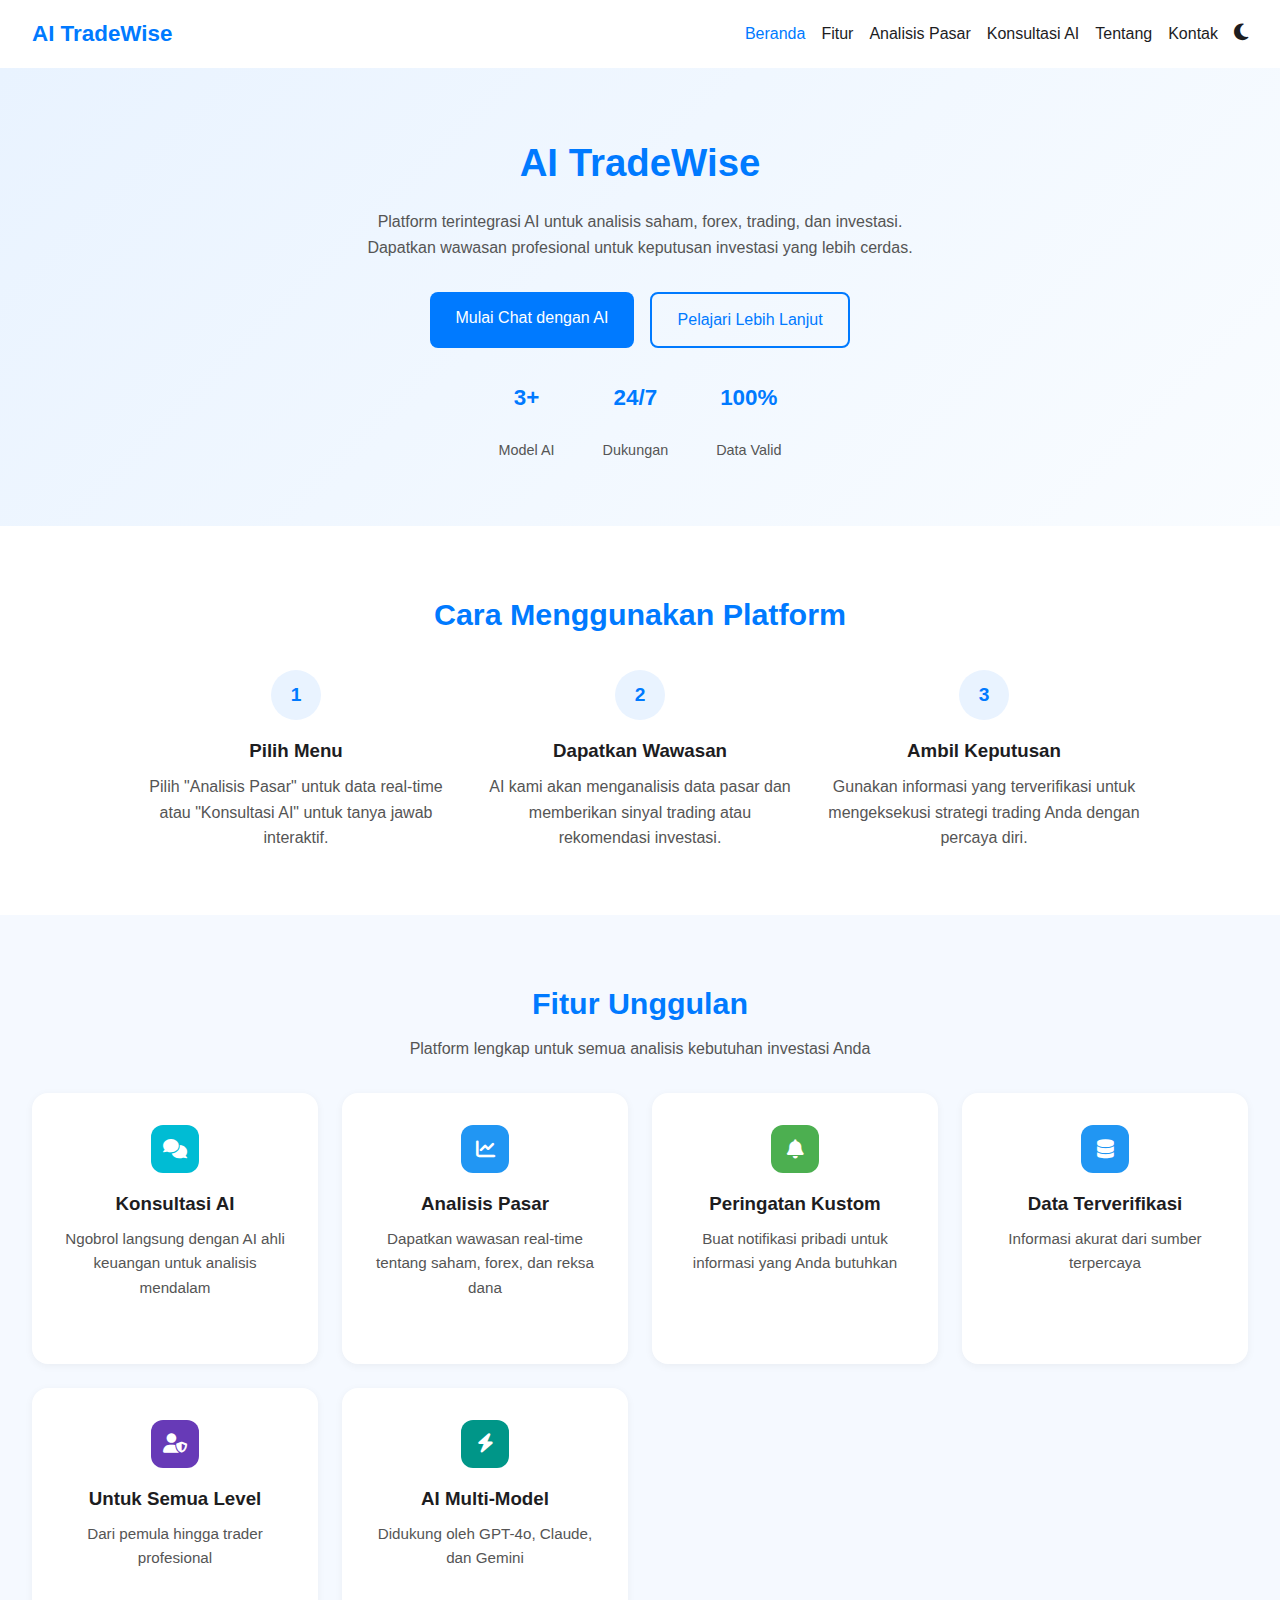
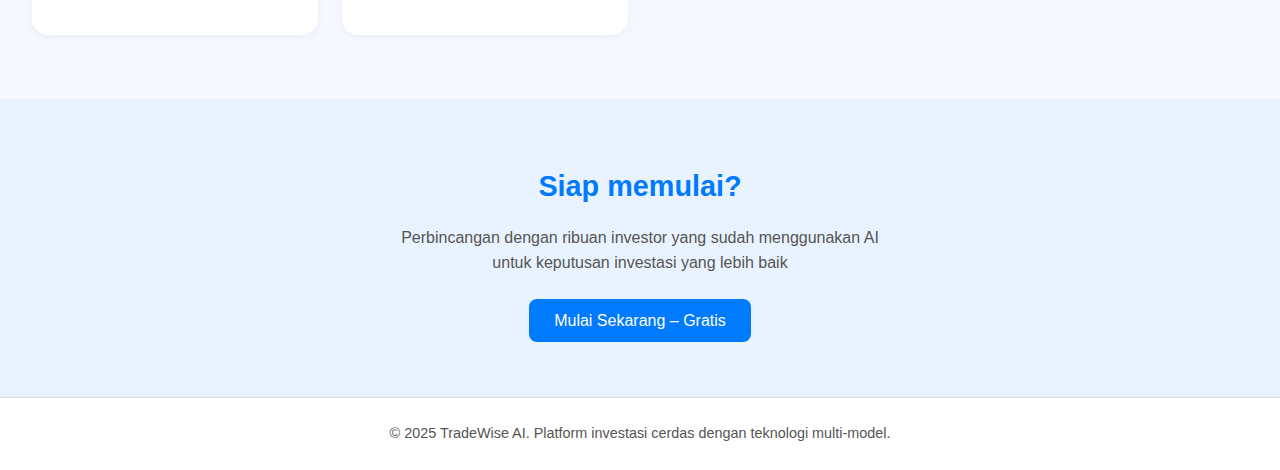
<file: frontend/index.html>
<!DOCTYPE html>
<html lang="id">

<head>
  <meta charset="UTF-8" />
  <meta name="viewport" content="width=device-width, initial-scale=1.0" />
  <title>AI TradeWise – Platform Investasi Cerdas</title>
  <link rel="stylesheet" href="style.css" />
  <link rel="stylesheet" href="https://cdnjs.cloudflare.com/ajax/libs/font-awesome/6.4.0/css/all.min.css" />
</head>

<body>
  <header class="navbar">
    <div class="logo">AI TradeWise</div>
    <nav>
      <ul>
        <li><a href="index.html" class="active">Beranda</a></li>
        <li><a href="index.html#fitur">Fitur</a></li>
        <li><a href="market_analysis.html">Analisis Pasar</a></li>
        <li><a href="chat.html">Konsultasi AI</a></li>
        <li><a href="about.html">Tentang</a></li>
        <li><a href="contact.html">Kontak</a></li>
        <li>
          <button id="theme-toggle"
            style="background: none; border: none; font-size: 1.2rem; cursor: pointer; color: var(--text-primary);">
            <i class="fa-solid fa-moon"></i>
          </button>
        </li>
      </ul>
    </nav>
  </header>

  <section class="hero">
    <h1>AI TradeWise</h1>
    <p>
      Platform terintegrasi AI untuk analisis saham, forex, trading, dan investasi.<br>
      Dapatkan wawasan profesional untuk keputusan investasi yang lebih cerdas.
    </p>
    <div class="hero-buttons">
      <a href="chat.html" class="btn-primary">Mulai Chat dengan AI</a>
      <a href="#tutorial" class="btn-secondary">Pelajari Lebih Lanjut</a>
    </div>
    <div class="stats">
      <div><strong>3+</strong><br>Model AI</div>
      <div><strong>24/7</strong><br>Dukungan</div>
      <div><strong>100%</strong><br>Data Valid</div>
    </div>
  </section>

  <section id="tutorial" style="padding: 4rem 2rem; background: var(--bg-card); text-align: center;">
    <h2 style="color: var(--accent-color); font-size: 1.9rem; margin-bottom: 2rem;">Cara Menggunakan Platform</h2>
    <div style="display: flex; flex-wrap: wrap; justify-content: center; gap: 2rem; max-width: 1000px; margin: 0 auto;">
      <div style="flex: 1; min-width: 250px;">
        <div
          style="width: 50px; height: 50px; background: var(--bg-cta); color: var(--accent-color); border-radius: 50%; display: flex; align-items: center; justify-content: center; font-weight: bold; font-size: 1.2rem; margin: 0 auto 1rem;">
          1</div>
        <h3 style="margin-bottom: 0.5rem; color: var(--text-primary);">Pilih Menu</h3>
        <p style="color: var(--text-secondary);">Pilih "Analisis Pasar" untuk data real-time atau "Konsultasi AI" untuk
          tanya jawab
          interaktif.</p>
      </div>
      <div style="flex: 1; min-width: 250px;">
        <div
          style="width: 50px; height: 50px; background: var(--bg-cta); color: var(--accent-color); border-radius: 50%; display: flex; align-items: center; justify-content: center; font-weight: bold; font-size: 1.2rem; margin: 0 auto 1rem;">
          2</div>
        <h3 style="margin-bottom: 0.5rem; color: var(--text-primary);">Dapatkan Wawasan</h3>
        <p style="color: var(--text-secondary);">AI kami akan menganalisis data pasar dan memberikan sinyal trading atau
          rekomendasi
          investasi.</p>
      </div>
      <div style="flex: 1; min-width: 250px;">
        <div
          style="width: 50px; height: 50px; background: var(--bg-cta); color: var(--accent-color); border-radius: 50%; display: flex; align-items: center; justify-content: center; font-weight: bold; font-size: 1.2rem; margin: 0 auto 1rem;">
          3</div>
        <h3 style="margin-bottom: 0.5rem; color: var(--text-primary);">Ambil Keputusan</h3>
        <p style="color: var(--text-secondary);">Gunakan informasi yang terverifikasi untuk mengeksekusi strategi
          trading Anda dengan
          percaya diri.</p>
      </div>
    </div>
  </section>

  <section class="fitur" id="fitur">
    <h2>Fitur Unggulan</h2>
    <p>Platform lengkap untuk semua analisis kebutuhan investasi Anda</p>

    <div class="card-grid">
      <div class="card">
        <div class="icon chat">
          <i class="fa-solid fa-comments"></i>
        </div>
        <h3>Konsultasi AI</h3>
        <p>Ngobrol langsung dengan AI ahli keuangan untuk analisis mendalam</p>
      </div>
      <div class="card">
        <div class="icon chart">
          <i class="fa-solid fa-chart-line"></i>
        </div>
        <h3>Analisis Pasar</h3>
        <p>Dapatkan wawasan real-time tentang saham, forex, dan reksa dana</p>
      </div>
      <div class="card">
        <div class="icon bell">
          <i class="fa-solid fa-bell"></i>
        </div>
        <h3>Peringatan Kustom</h3>
        <p>Buat notifikasi pribadi untuk informasi yang Anda butuhkan</p>
      </div>
      <div class="card">
        <div class="icon data">
          <i class="fa-solid fa-database"></i>
        </div>
        <h3>Data Terverifikasi</h3>
        <p>Informasi akurat dari sumber terpercaya</p>
      </div>
      <div class="card">
        <div class="icon user">
          <i class="fa-solid fa-user-shield"></i>
        </div>
        <h3>Untuk Semua Level</h3>
        <p>Dari pemula hingga trader profesional</p>
      </div>
      <div class="card">
        <div class="icon ai">
          <i class="fa-solid fa-bolt"></i>
        </div>
        <h3>AI Multi-Model</h3>
        <p>Didukung oleh GPT-4o, Claude, dan Gemini</p>
      </div>
    </div>
  </section>

  <section class="cta">
    <h2>Siap memulai?</h2>
    <p>
      Perbincangan dengan ribuan investor yang sudah menggunakan AI untuk
      keputusan investasi yang lebih baik
    </p>
    <a href="chat.html" class="btn-primary">Mulai Sekarang – Gratis</a>
  </section>

  <footer>
    <p>© 2025 TradeWise AI. Platform investasi cerdas dengan teknologi multi-model.</p>
  </footer>
  <script>
    const toggleBtn = document.getElementById('theme-toggle');
    const body = document.body;
    const icon = toggleBtn.querySelector('i');

    // Check saved preference
    if (localStorage.getItem('theme') === 'dark') {
      body.classList.add('dark-mode');
      icon.classList.remove('fa-moon');
      icon.classList.add('fa-sun');
    }

    toggleBtn.addEventListener('click', () => {
      body.classList.toggle('dark-mode');

      if (body.classList.contains('dark-mode')) {
        localStorage.setItem('theme', 'dark');
        icon.classList.remove('fa-moon');
        icon.classList.add('fa-sun');
      } else {
        localStorage.setItem('theme', 'light');
        icon.classList.remove('fa-sun');
        icon.classList.add('fa-moon');
      }
    });
  </script>
</body>

</html>
</file>
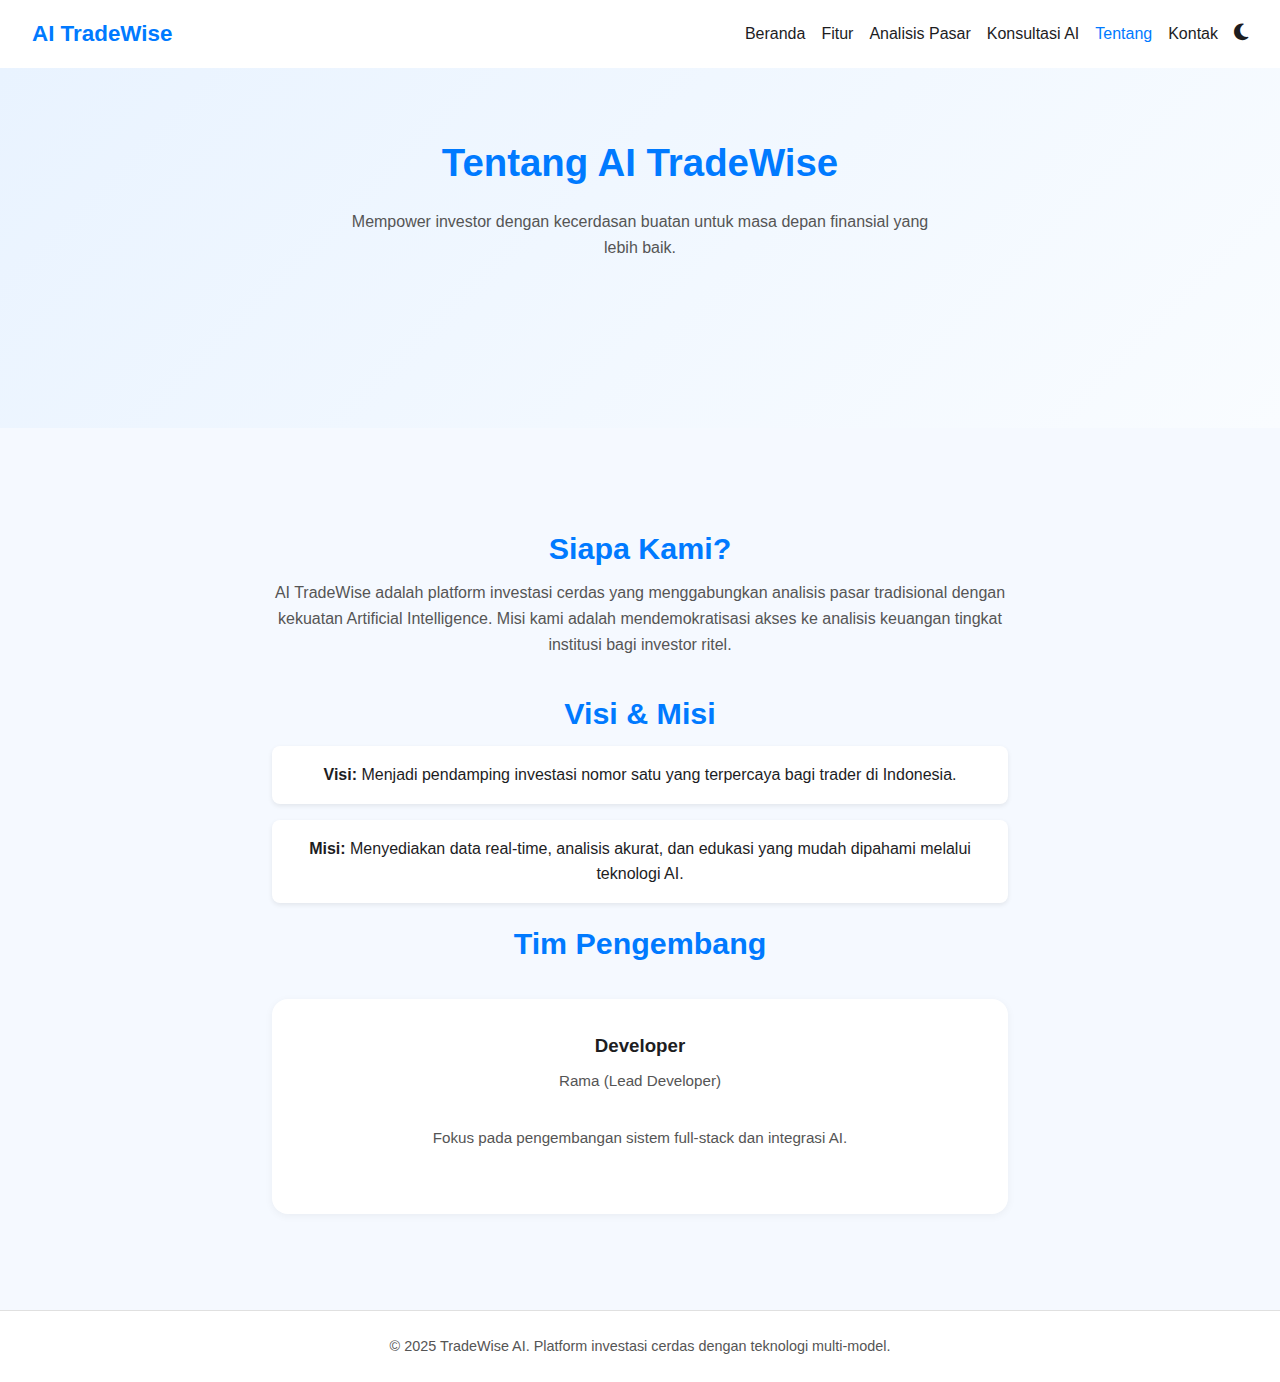
<file: frontend/about.html>
<!DOCTYPE html>
<html lang="id">

<head>
  <meta charset="UTF-8" />
  <meta name="viewport" content="width=device-width, initial-scale=1.0" />
  <title>Tentang Kami - AI TradeWise</title>
  <link rel="stylesheet" href="style.css" />
  <link rel="stylesheet" href="https://cdnjs.cloudflare.com/ajax/libs/font-awesome/6.4.0/css/all.min.css" />
</head>

<body>
  <header class="navbar">
    <div class="logo">AI TradeWise</div>
    <nav>
      <ul>
        <li><a href="index.html">Beranda</a></li>
        <li><a href="index.html#fitur">Fitur</a></li>
        <li><a href="market_analysis.html">Analisis Pasar</a></li>
        <li><a href="chat.html">Konsultasi AI</a></li>
        <li><a href="about.html" class="active">Tentang</a></li>
        <li><a href="contact.html">Kontak</a></li>
        <li>
          <button id="theme-toggle"
            style="background: none; border: none; font-size: 1.2rem; cursor: pointer; color: var(--text-primary);">
            <i class="fa-solid fa-moon"></i>
          </button>
        </li>
      </ul>
    </nav>
  </header>

  <section class="hero" style="min-height: 40vh;">
    <h1>Tentang AI TradeWise</h1>
    <p>
      Mempower investor dengan kecerdasan buatan untuk masa depan finansial yang lebih baik.
    </p>
  </section>

  <section class="fitur">
    <div class="container" style="max-width: 800px; margin: 0 auto; padding: 2rem;">
      <h2>Siapa Kami?</h2>
      <p style="margin-bottom: 2rem;">
        AI TradeWise adalah platform investasi cerdas yang menggabungkan analisis pasar tradisional dengan kekuatan
        Artificial Intelligence.
        Misi kami adalah mendemokratisasi akses ke analisis keuangan tingkat institusi bagi investor ritel.
      </p>

      <h2>Visi & Misi</h2>
      <ul style="list-style-type: none; padding: 0;">
        <li
          style="background:var(--bg-card); padding: 1rem; margin-bottom: 1rem; border-radius: 8px; box-shadow: 0 2px 5px var(--shadow-color);">
          <strong>Visi:</strong> Menjadi pendamping investasi nomor satu yang terpercaya bagi trader di Indonesia.
        </li>
        <li
          style="background:var(--bg-card); padding: 1rem; margin-bottom: 1rem; border-radius: 8px; box-shadow: 0 2px 5px var(--shadow-color);">
          <strong>Misi:</strong> Menyediakan data real-time, analisis akurat, dan edukasi yang mudah dipahami melalui
          teknologi AI.
        </li>
      </ul>

      <h2>Tim Pengembang</h2>
      <div class="card" style="text-align: center; margin-top: 2rem;">
        <h3>Developer</h3>
        <p>Rama (Lead Developer)</p>
        <p>Fokus pada pengembangan sistem full-stack dan integrasi AI.</p>
      </div>
    </div>
  </section>

  <footer>
    <p>© 2025 TradeWise AI. Platform investasi cerdas dengan teknologi multi-model.</p>
  </footer>

  <script>
    const toggleBtn = document.getElementById('theme-toggle');
    const body = document.body;
    const icon = toggleBtn.querySelector('i');

    // Check saved preference
    if (localStorage.getItem('theme') === 'dark') {
      body.classList.add('dark-mode');
      icon.classList.remove('fa-moon');
      icon.classList.add('fa-sun');
    }

    toggleBtn.addEventListener('click', () => {
      body.classList.toggle('dark-mode');

      if (body.classList.contains('dark-mode')) {
        localStorage.setItem('theme', 'dark');
        icon.classList.remove('fa-moon');
        icon.classList.add('fa-sun');
      } else {
        localStorage.setItem('theme', 'light');
        icon.classList.remove('fa-sun');
        icon.classList.add('fa-moon');
      }
    });
  </script>
</body>

</html>
</file>
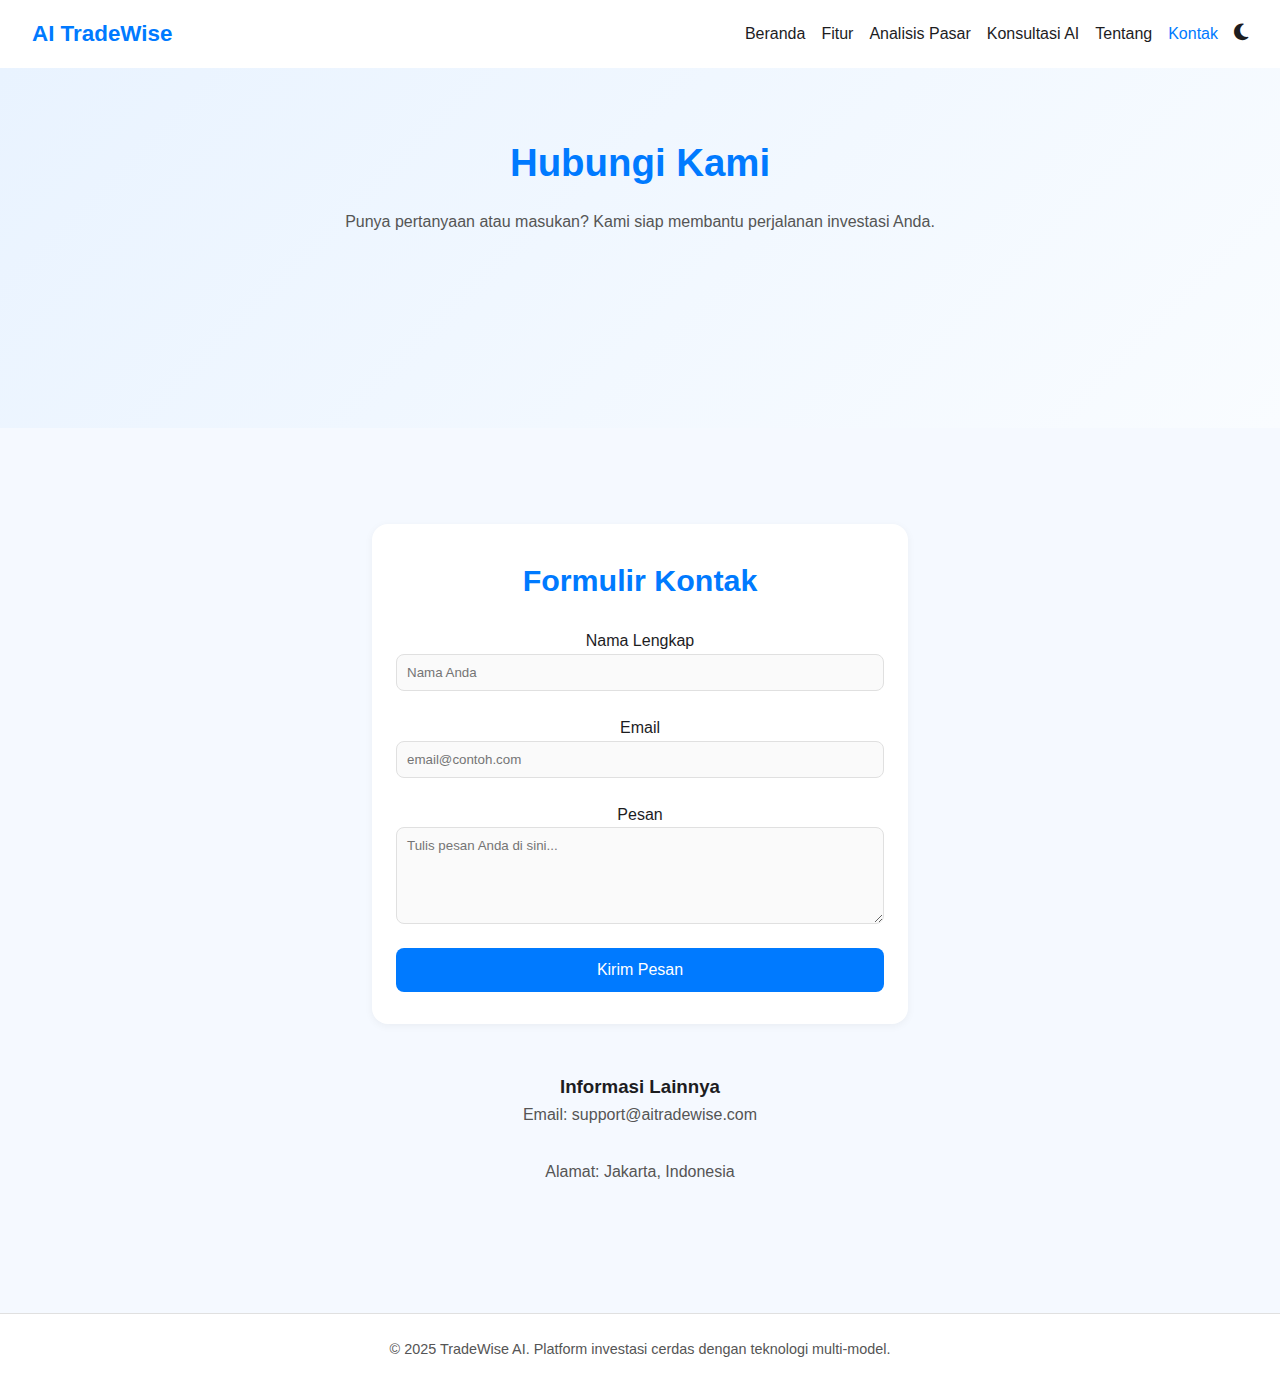
<file: frontend/contact.html>
<!DOCTYPE html>
<html lang="id">

<head>
    <meta charset="UTF-8" />
    <meta name="viewport" content="width=device-width, initial-scale=1.0" />
    <title>Kontak Kami - AI TradeWise</title>
    <link rel="stylesheet" href="style.css" />
    <link rel="stylesheet" href="https://cdnjs.cloudflare.com/ajax/libs/font-awesome/6.4.0/css/all.min.css" />
</head>

<body>
    <header class="navbar">
        <div class="logo">AI TradeWise</div>
        <nav>
            <ul>
                <li><a href="index.html">Beranda</a></li>
                <li><a href="index.html#fitur">Fitur</a></li>
                <li><a href="market_analysis.html">Analisis Pasar</a></li>
                <li><a href="chat.html">Konsultasi AI</a></li>
                <li><a href="about.html">Tentang</a></li>
                <li><a href="contact.html" class="active">Kontak</a></li>
                <li>
                    <button id="theme-toggle"
                        style="background: none; border: none; font-size: 1.2rem; cursor: pointer; color: var(--text-primary);">
                        <i class="fa-solid fa-moon"></i>
                    </button>
                </li>
            </ul>
        </nav>
    </header>

    <section class="hero" style="min-height: 40vh;">
        <h1>Hubungi Kami</h1>
        <p>
            Punya pertanyaan atau masukan? Kami siap membantu perjalanan investasi Anda.
        </p>
    </section>

    <section class="fitur">
        <div class="container" style="max-width: 600px; margin: 0 auto; padding: 2rem;">
            <div class="card">
                <h2>Formulir Kontak</h2>
                <form action="#" style="display: flex; flex-direction: column; gap: 0.5rem; margin-top: 1.5rem;">
                    <div>
                        <label for="name">Nama Lengkap</label>
                        <input type="text" id="name" placeholder="Nama Anda">
                    </div>

                    <div>
                        <label for="email">Email</label>
                        <input type="email" id="email" placeholder="email@contoh.com">
                    </div>

                    <div>
                        <label for="message">Pesan</label>
                        <textarea id="message" rows="5" placeholder="Tulis pesan Anda di sini..."></textarea>
                    </div>

                    <button type="submit" class="btn-primary"
                        style="border: none; cursor: pointer; font-size: 1rem;">Kirim Pesan</button>
                </form>
            </div>

            <div style="margin-top: 3rem; text-align: center;">
                <h3>Informasi Lainnya</h3>
                <p>Email: support@aitradewise.com</p>
                <p>Alamat: Jakarta, Indonesia</p>
            </div>
        </div>
    </section>

    <footer>
        <p>© 2025 TradeWise AI. Platform investasi cerdas dengan teknologi multi-model.</p>
    </footer>

    <script>
        const toggleBtn = document.getElementById('theme-toggle');
        const body = document.body;
        const icon = toggleBtn.querySelector('i');

        // Check saved preference
        if (localStorage.getItem('theme') === 'dark') {
            body.classList.add('dark-mode');
            icon.classList.remove('fa-moon');
            icon.classList.add('fa-sun');
        }

        toggleBtn.addEventListener('click', () => {
            body.classList.toggle('dark-mode');

            if (body.classList.contains('dark-mode')) {
                localStorage.setItem('theme', 'dark');
                icon.classList.remove('fa-moon');
                icon.classList.add('fa-sun');
            } else {
                localStorage.setItem('theme', 'light');
                icon.classList.remove('fa-sun');
                icon.classList.add('fa-moon');
            }
        });
    </script>
</body>

</html>
</file>
<file: frontend/style.css>
/* ===== Reset & Global ===== */
* {
  margin: 0;
  padding: 0;
  box-sizing: border-box;
  font-family: 'Poppins', sans-serif;
}

:root {
  --bg-body: #f5f9ff;
  --bg-card: white;
  --bg-navbar: white;
  --bg-hero: linear-gradient(135deg, #e9f3ff, #f9fcff);
  --bg-cta: #e9f3ff;
  --text-primary: #1d1d1f;
  --text-secondary: #555;
  --accent-color: #007aff;
  --border-color: #e0e0e0;
  --input-bg: #fafafa;
  --shadow-color: rgba(0, 0, 0, 0.08);
}

.dark-mode {
  --bg-body: #121212;
  --bg-card: #1e1e1e;
  --bg-navbar: #1e1e1e;
  --bg-hero: linear-gradient(135deg, #121212, #1f1f1f);
  --bg-cta: #1e1e1e;
  --text-primary: #e0e0e0;
  --text-secondary: #aaaaaa;
  --accent-color: #4da3ff;
  --border-color: #333;
  --input-bg: #2c2c2c;
  --shadow-color: rgba(0, 0, 0, 0.5);
}

body {
  background: var(--bg-body);
  color: var(--text-primary);
  line-height: 1.6;
  transition: background 0.3s, color 0.3s;
}

/* ===== Navbar ===== */
.navbar {
  background: var(--bg-navbar);
  padding: 1rem 2rem;
  display: flex;
  align-items: center;
  justify-content: space-between;
  box-shadow: 0 1px 6px var(--shadow-color);
  transition: background 0.3s;
}

.logo {
  font-size: 1.4rem;
  font-weight: 600;
  color: var(--accent-color);
}

nav ul {
  list-style: none;
  display: flex;
  gap: 1rem;
}

nav a {
  text-decoration: none;
  color: var(--text-primary);
  font-weight: 500;
  transition: 0.3s;
}

nav a.active,
nav a:hover {
  color: var(--accent-color);
}

/* ===== Hero Section ===== */
.hero {
  text-align: center;
  padding: 4rem 1.5rem;
  background: var(--bg-hero);
}

.hero h1 {
  font-size: 2.4rem;
  color: var(--accent-color);
  margin-bottom: 1rem;
}

.hero p {
  color: var(--text-secondary);
  max-width: 600px;
  margin: 0 auto 2rem;
}

/* ... existing code ... */

/* ===== CTA Section ===== */
.cta {
  text-align: center;
  background: var(--bg-cta);
  padding: 4rem 2rem;
}

.cta h2 {
  color: var(--accent-color);
  font-size: 1.8rem;
  margin-bottom: 1rem;
}

/* ... existing code ... */

.chat-input {
  padding: 1.2rem;
  background: var(--bg-card);
  border-top: 1px solid var(--border-color);
  display: flex;
  gap: 1rem;
}

.hero-buttons {
  display: flex;
  justify-content: center;
  gap: 1rem;
  margin-bottom: 2rem;
}

.btn-primary {
  background: #007aff;
  color: white;
  padding: 0.8rem 1.6rem;
  border-radius: 8px;
  text-decoration: none;
  font-weight: 500;
  transition: background 0.3s;
}

.btn-primary:hover {
  background: #005fd1;
}

/* ===== Global Form Styles ===== */
input[type="text"],
input[type="email"],
input[type="number"],
textarea,
select {
  width: 100%;
  padding: 10px;
  border: 1px solid var(--border-color);
  background: var(--input-bg);
  color: var(--text-primary);
  border-radius: 8px;
  transition: border-color 0.3s;
  margin-bottom: 1rem;
  display: block;
  font-weight: 500;
}

select option,
select optgroup {
  background-color: var(--input-bg);
  color: var(--text-primary);
}

input:focus,
textarea:focus,
select:focus {
  outline: none;
  border-color: var(--accent-color);
}

.btn-secondary {
  border: 2px solid var(--accent-color);
  color: var(--accent-color);
  padding: 0.8rem 1.6rem;
  border-radius: 8px;
  text-decoration: none;
  font-weight: 500;
  transition: 0.3s;
}

.btn-secondary:hover {
  background: var(--accent-color);
  color: white;
}

.stats {
  display: flex;
  justify-content: center;
  gap: 3rem;
  font-size: 0.9rem;
  color: var(--text-secondary);
}

.stats strong {
  display: block;
  font-size: 1.4rem;
  color: var(--accent-color);
}

/* ===== Feature Section ===== */
.fitur {
  text-align: center;
  padding: 4rem 2rem;
}

.fitur h2 {
  color: var(--accent-color);
  font-size: 1.9rem;
  margin-bottom: 0.5rem;
}

.fitur p {
  color: var(--text-secondary);
  margin-bottom: 2rem;
}

.card-grid {
  display: grid;
  grid-template-columns: repeat(auto-fit, minmax(260px, 1fr));
  gap: 1.5rem;
  justify-content: center;
}

.card {
  background: var(--bg-card);
  border-radius: 16px;
  padding: 2rem 1.5rem;
  box-shadow: 0 2px 8px rgba(0, 0, 0, 0.05);
  transition: transform 0.3s ease;
}

.card:hover {
  transform: translateY(-6px);
}

.card .icon {
  width: 48px;
  height: 48px;
  border-radius: 12px;
  margin: 0 auto 1rem;
  display: flex;
  align-items: center;
  justify-content: center;
  color: white;
  font-size: 1.2rem;
}

.chat {
  background: #00bcd4;
}

.chart {
  background: #2196f3;
}

.bell {
  background: #4caf50;
}

.data {
  background: #2196f3;
}

.user {
  background: #673ab7;
}

.ai {
  background: #009688;
}

.card h3 {
  margin-bottom: 0.5rem;
  color: var(--text-primary);
}

.card p {
  color: var(--text-secondary);
  font-size: 0.95rem;
}

/* ===== CTA Section ===== */
.cta {
  text-align: center;
  background: var(--bg-cta);
  padding: 4rem 2rem;
}

.cta h2 {
  color: var(--accent-color);
  font-size: 1.8rem;
  margin-bottom: 1rem;
}

.cta p {
  max-width: 500px;
  margin: 0 auto 2rem;
  color: var(--text-secondary);
}

/* ===== Footer ===== */
footer {
  text-align: center;
  padding: 1.5rem;
  background: var(--bg-card);
  color: var(--text-secondary);
  font-size: 0.9rem;
  border-top: 1px solid var(--border-color);
}

/* ===== Chat Page Styles ===== */
.chat-section {
  max-width: 800px;
  margin: 3rem auto;
  background: white;
  border-radius: 16px;
  box-shadow: 0 4px 20px rgba(0, 0, 0, 0.08);
  overflow: hidden;
  display: flex;
  flex-direction: column;
  height: 70vh;
}

.chat-box {
  flex: 1;
  padding: 1.5rem;
  overflow-y: auto;
  background: #fafafa;
  display: flex;
  flex-direction: column;
  gap: 1rem;
}

.message {
  padding: 1rem 1.2rem;
  border-radius: 12px;
  max-width: 75%;
  line-height: 1.5;
  font-size: 0.95rem;
  animation: fadeIn 0.3s ease;
}

@keyframes fadeIn {
  from {
    opacity: 0;
    transform: translateY(10px);
  }

  to {
    opacity: 1;
    transform: translateY(0);
  }
}

.ai-msg {
  background: #f0f2f5;
  color: #1d1d1f;
  align-self: flex-start;
  border-bottom-left-radius: 2px;
}

.user-msg {
  background: #007aff;
  color: white;
  align-self: flex-end;
  border-bottom-right-radius: 2px;
}

.chat-input {
  padding: 1.2rem;
  background: var(--bg-card);
  border-top: 1px solid var(--border-color);
  display: flex;
  gap: 1rem;
}

.chat-input input {
  flex: 1;
  padding: 0.8rem 1rem;
  border: 1px solid #e0e0e0;
  border-radius: 8px;
  outline: none;
  font-size: 1rem;
  transition: border 0.3s;
}

.chat-input input:focus {
  border-color: #007aff;
}

.chat-input button {
  padding: 0 1.5rem;
  background: #007aff;
  color: white;
  border: none;
  border-radius: 8px;
  ``` font-weight: 500;
  cursor: pointer;
  transition: background 0.3s;
}

.chat-input button:hover {
  background: #005fd1;
}

/* Markdown Content Styling in Chat */
.ai-msg table {
  width: 100%;
  border-collapse: collapse;
  margin: 10px 0;
  font-size: 0.9em;
  background-color: transparent;
  /* Ikuti tema kartu */
}

.ai-msg th,
.ai-msg td {
  padding: 8px;
  border: 1px solid var(--border-color);
  text-align: left;
}

.ai-msg th {
  background-color: var(--input-bg);
  color: var(--accent-color);
  font-weight: 600;
}

.ai-msg td {
  color: var(--text-primary);
}

.ai-msg h3,
.ai-msg h4 {
  margin-top: 10px;
  margin-bottom: 5px;
  color: var(--accent-color);
  font-size: 1.1em;
}

.ai-msg ul,
.ai-msg ol {
  padding-left: 20px;
  margin: 5px 0;
}

.ai-msg p {
  margin-bottom: 8px;
}

/* Fix dark mode text inside markdown elements */
.dark-mode .ai-msg table {
  color: var(--text-primary);
}

/* ===== Custom Modal/Toast Style ===== */
.custom-modal-overlay {
  position: fixed;
  top: 0;
  left: 0;
  width: 100%;
  height: 100%;
  background: rgba(0, 0, 0, 0.5);
  display: flex;
  justify-content: center;
  align-items: center;
  z-index: 1000;
  opacity: 0;
  visibility: hidden;
  transition: opacity 0.3s ease;
}

.custom-modal-overlay.active {
  opacity: 1;
  visibility: visible;
}

.custom-modal {
  background: var(--bg-card);
  padding: 2rem;
  border-radius: 16px;
  width: 90%;
  max-width: 400px;
  text-align: center;
  box-shadow: 0 10px 30px rgba(0, 0, 0, 0.3);
  transform: translateY(20px);
  transition: transform 0.3s ease;
  border: 1px solid var(--border-color);
}

.custom-modal-overlay.active .custom-modal {
  transform: translateY(0);
}

.custom-modal h3 {
  margin-bottom: 1rem;
  color: var(--accent-color);
  font-size: 1.5rem;
}

.custom-modal p {
  color: var(--text-secondary);
  margin-bottom: 1.5rem;
  font-size: 1rem;
}

.custom-modal-btn {
  background: var(--accent-color);
  color: white;
  border: none;
  padding: 0.8rem 2rem;
  border-radius: 8px;
  font-size: 1rem;
  cursor: pointer;
  transition: 0.3s;
  width: 100%;
}

.custom-modal-btn:hover {
  opacity: 0.9;
}
</file>
